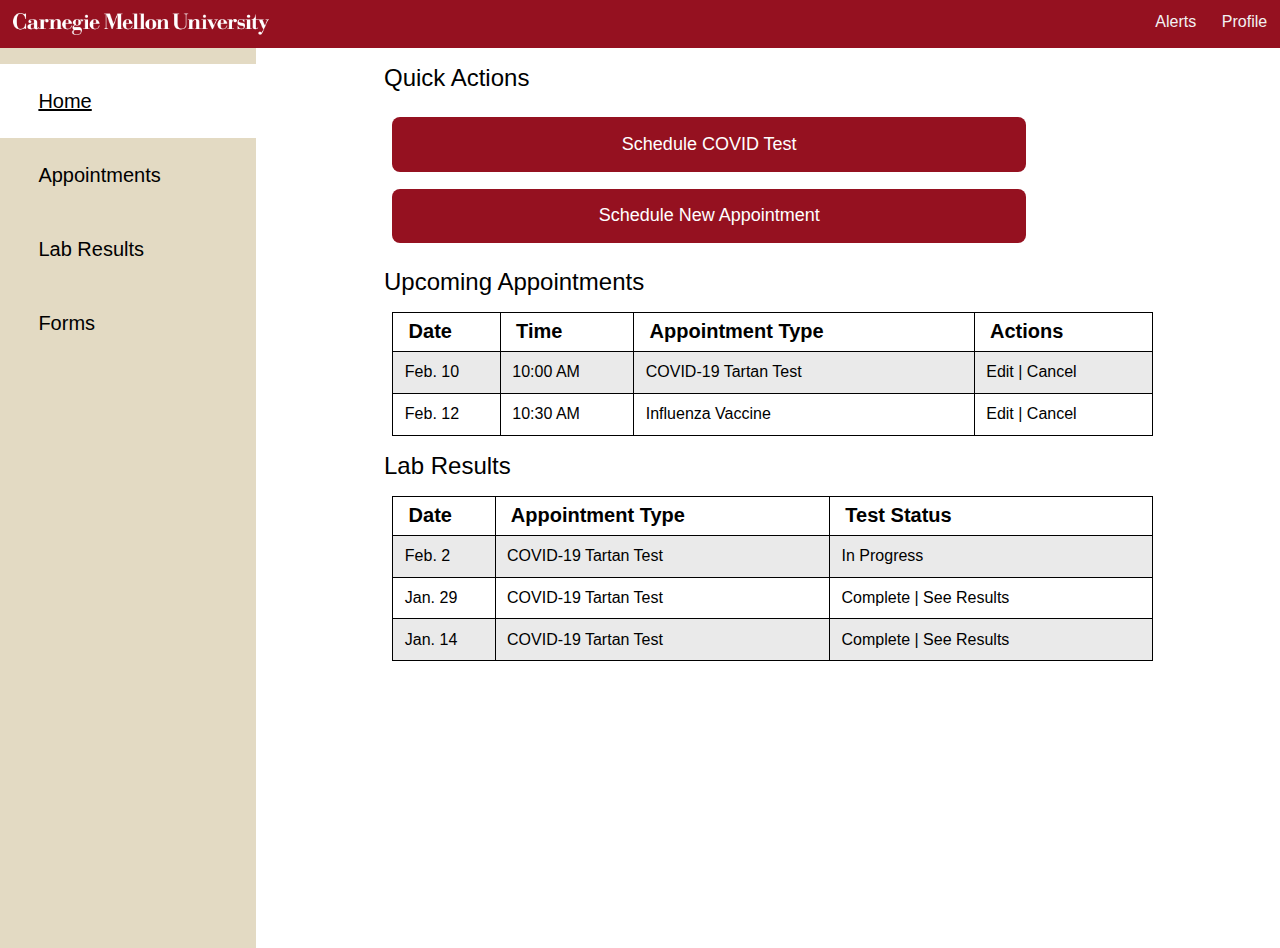
<file: index.html>
<!DOCTYPE html>
<html lang="en-us">
    <head>
        <!-- styles -->
        <link rel="stylesheet" type="text/css" href="style.css">
        <!-- fonts -->
        <link href='https://fonts.googleapis.com/css?family=OpenSans' rel='stylesheet'>
        <!-- title -->
        <title>CMU Health Services Home Page</title>
        <!-- encoding -->
        <meta charset="utf-8"/>
    </head>


    <body>
        <div id="topnav">
            <img src="logo.png" alt="CMU logo" id="logo">
                <a href="#profile">Profile</a>
                <a href="#alerts">Alerts</a>
        </div>


        <div id="sidenav">
            <ul id="links">
                <li class="h2" id="active"> Home</li>
                <li class="h2"><a href="#appointments">Appointments</a></li>
                <li class="h2"><a href="#labresults">Lab Results</a></li>
                <li class="h2"><a href="#forms">Forms</a></li>
            </ul>
        </div>


        <div id="content">
            <h1> Quick Actions </h1>
                <a class="buttonlink" href="productdetail.html">Schedule COVID Test</a>
                <br>
                <a class="buttonlink" href="productbrowsing.html"> Schedule New Appointment</a>

            <h1> Upcoming Appointments </h1>
                <table id="upcoming-appointments-tb">
                    <tr>
                        <th> Date </th>
                        <th> Time </th>
                        <th> Appointment Type </th>
                        <th> Actions </th>
                    </tr>
                    <tr>
                        <td> Feb. 10 </td>
                        <td> 10:00 AM </td>
                        <td> COVID-19 Tartan Test </td>
                        <td> <a href="#edit">Edit</a> | <a href="#cancel">Cancel</a> </td>
                    </tr>
                    <tr>
                        <td> Feb. 12 </td>
                        <td> 10:30 AM </td>
                        <td> Influenza Vaccine </td>
                        <td> <a href="#edit">Edit</a> | <a href="#cancel">Cancel</a> </td>
                    </tr>
                </table>

            <h1> Lab Results </h1>
                <table id="lab-results-tb">
                    <tr>
                        <th> Date </th>
                        <th> Appointment Type </th>
                        <th> Test Status </th>
                    </tr>
                    <tr>
                        <td> Feb. 2 </td>
                        <td> COVID-19 Tartan Test </td>
                        <td> In Progress </td>
                    </tr>
                    <tr>
                        <td> Jan. 29 </td>
                        <td> COVID-19 Tartan Test </td>
                        <td>  <a href="#seeresults">Complete | See Results</a> </td>
                    </tr>
                    <tr>
                        <td> Jan. 14 </td>
                        <td> COVID-19 Tartan Test </td>
                        <td> <a href="#seeresults">Complete | See Results</a> </td>
                    </tr>
                </table>
        </div>
    </body>
</html>
</file>
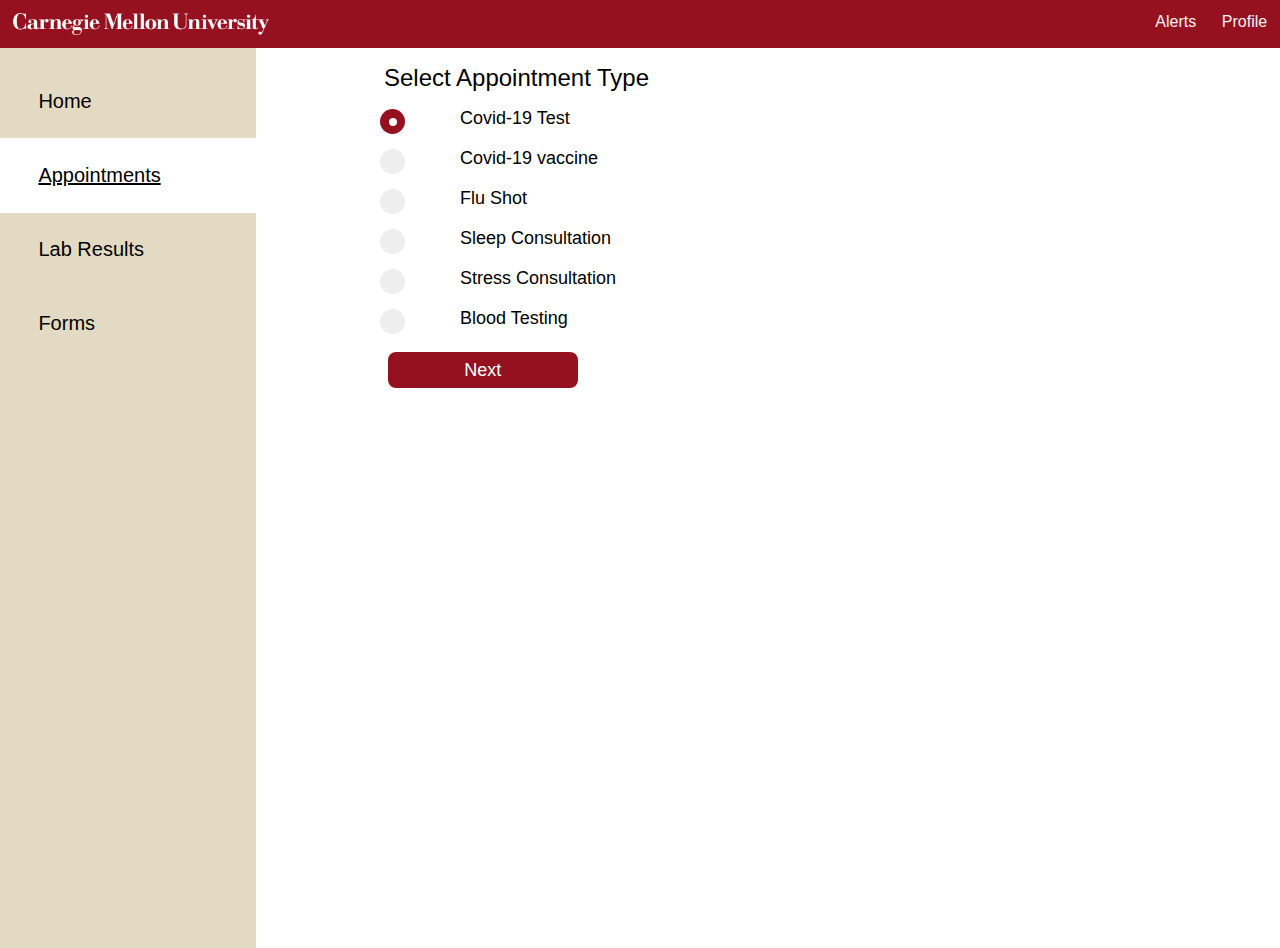
<file: productbrowsing.html>
<!DOCTYPE html>
<html lang="en-us">
    <head>
        <!-- styles -->
        <link rel="stylesheet" type="text/css" href="style.css">
        <!-- fonts -->
        <link href='https://fonts.googleapis.com/css?family=OpenSans' rel='stylesheet'>
        <!-- title -->
        <title>Schedule New Appointment</title>
        <!-- encoding -->
        <meta charset="utf-8"/>
    </head>


    <body>
        <div id="topnav">
            <img src="logo.png" alt="CMU logo" id="logo">
                <a href="#profile">Profile</a>
                <a href="#alerts">Alerts</a>
        </div>


        <div id="sidenav">
            <ul>
                <li class="h2"> <a href="index.html">Home</a></li>
                <li class="h2" id="active">Appointments </li>
                <li class="h2"><a href="#labresults">Lab Results</a></li>
                <li class="h2"><a href="#forms">Forms</a></li>
            </ul>
        </div>


        <div id="content">
            <div class="col1">
                <h1>Select Appointment Type</h1>
                <label class="container">Covid-19 Test
                  <input type="radio" checked="checked" name="radio">
                  <span class="checkmark"></span>
                </label>

                <label class="container">Covid-19 vaccine
                  <input type="radio" name="radio">
                  <span class="checkmark"></span>
                </label>

                <label class="container">Flu Shot
                  <input type="radio" name="radio">
                  <span class="checkmark"></span>
                </label>

                <label class="container">Sleep Consultation
                  <input type="radio" name="radio">
                  <span class="checkmark"></span>
                </label>

                <label class="container">Stress Consultation
                  <input type="radio" name="radio">
                  <span class="checkmark"></span>
                </label>

                <label class="container">Blood Testing
                  <input type="radio" name="radio">
                  <span class="checkmark"></span>
                </label>

                <a class="buttonlink" id="smallbutton" href="productdetail.html"> Next</a>
            </div>
        </div>
    </body>
</file>
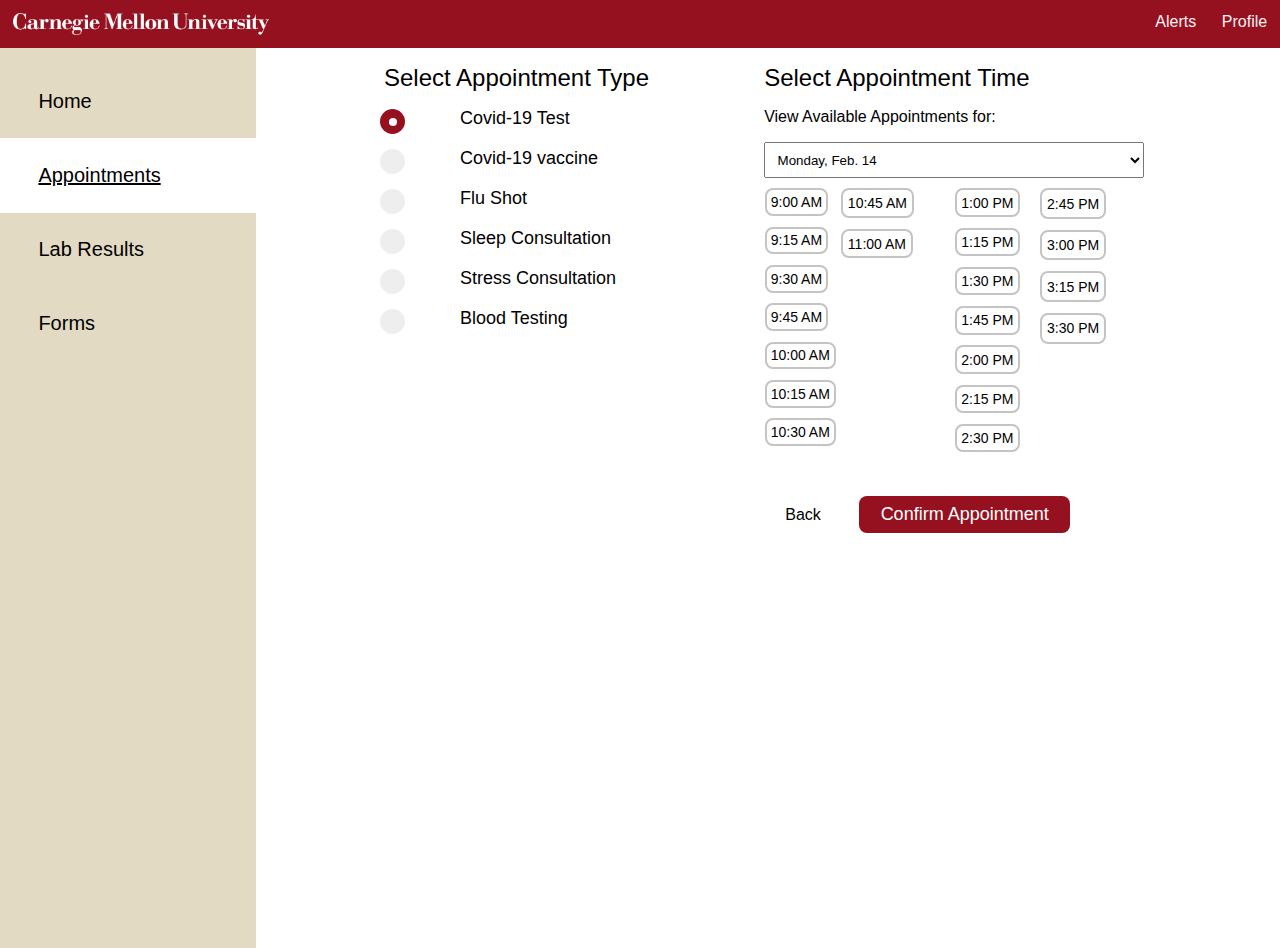
<file: productdetail.html>
<!DOCTYPE html>
<html lang="en-us">
    <head>
        <!-- styles -->
        <link rel="stylesheet" type="text/css" href="style.css">
        <!-- fonts -->
        <link href='https://fonts.googleapis.com/css?family=OpenSans' rel='stylesheet'>
        <!-- title -->
        <title>Schedule Appointment Time</title>
        <!-- encoding -->
        <meta charset="utf-8"/>
    </head>


    <body>
        <div id="topnav">
            <img src="logo.png" alt="CMU logo" id="logo">
                <a href="#profile">Profile</a>
                <a href="#alerts">Alerts</a>
        </div>


        <div id="sidenav">
            <ul>
                <li class="h2"> <a href="index.html">Home</a></li>
                <li class="h2" id="active">Appointments</li>
                <li class="h2"><a href="#labresults">Lab Results</a></li>
                <li class="h2"><a href="#forms">Forms</a></li>
            </ul>
        </div>


        <div id="content">
            <div class="col1">
                <h1>Select Appointment Type</h1>
                <label class="container">Covid-19 Test
                  <input type="radio" checked="checked" name="radio">
                  <span class="checkmark"></span>
                </label>

                <label class="container">Covid-19 vaccine
                  <input type="radio" name="radio">
                  <span class="checkmark"></span>
                </label>

                <label class="container">Flu Shot
                  <input type="radio" name="radio">
                  <span class="checkmark"></span>
                </label>

                <label class="container">Sleep Consultation
                  <input type="radio" name="radio">
                  <span class="checkmark"></span>
                </label>

                <label class="container">Stress Consultation
                  <input type="radio" name="radio">
                  <span class="checkmark"></span>
                </label>

                <label class="container">Blood Testing
                  <input type="radio" name="radio">
                  <span class="checkmark"></span>
                </label>
            </div>


            <div class="col2">
                <h1>Select Appointment Time</h1>
                    <p> View Available Appointments for: </p>
                        <select>
                          <option>Monday, Feb. 14</option>
                          <option>Tuesday, Feb. 15</option>
                          <option>Wednesday, Feb. 16 </option>
                          <option>Thursday, Feb. 17 </option>
                          <option>Friday, Feb. 18</option>
                      </select>
                <div class="col1">
                    <div class="col3">
                        <button class="time"> 9:00 AM </button>
                        <button class="time"> 9:15 AM </button>
                        <button class="time"> 9:30 AM</button>
                        <button class="time"> 9:45 AM </button>
                        <button class="time"> 10:00 AM </button>
                        <button class="time"> 10:15 AM </button>
                        <button class="time"> 10:30 AM </button>
                    </div>
                    <div class="col2">
                        <button class="time"> 10:45 AM </button>
                        <button class="time"> 11:00 AM </button>
                    </div>
                </div>


               <div class="col2">
                    <div class="col3">
                        <button class="time"> 1:00 PM </button>
                        <button class="time"> 1:15 PM </button>
                        <button class="time"> 1:30 PM</button>
                        <button class="time"> 1:45 PM </button>
                        <button class="time"> 2:00 PM </button>
                        <button class="time"> 2:15 PM </button>
                        <button class="time"> 2:30 PM </button>
                    </div>
                    <div class="col2">
                        <button class="time"> 2:45 PM </button>
                        <button class="time"> 3:00 PM </button>
                        <button class="time"> 3:15 PM </button>
                        <button class="time"> 3:30 PM </button>
                    </div>
                </div>


                <div>
                    <a class ="back" href="productbrowsing.html">Back</a>
                    <button id="confirm-button"> Confirm Appointment </button>
                </div>
            </div>
        </div>
    </body>
</file>
<file: style.css>
/*********** ENTIRE WEBSITE ************/
body {
  margin: 0;
  font-family: 'Open Sans', Helvetica, sans-serif;
}

/*********** TOP NAV ************/
#topnav {
  overflow: hidden;
  background-color: #951120;
  clear: both;
}

#topnav a {
  color: #f2f2f2;
  text-align: center;
  padding: 1%;
  font-size: 16px;
  float:  right;
}

#logo {
  display: block;
  padding: 1%;
  width: 20%;
  float:  left;
}

/*********** SIDE NAV ************/
#sidenav {
  height: 100vh;
  width: 20%;
  background-color: #e3dac3;
  float: left;
}

#links {
  list-style: none;
}

.h2{
  font-size: 20px;
  font-weight: normal;
}

#active{
  background-color: #FFF;
  text-decoration: underline;
}

ul{
  padding: 0%;
}

li{
  padding: 10% 10% 10% 15%;
}

a{
  text-decoration: none;
  color:  #000;
}

a:hover{
  text-decoration:  underline;
}


/*********** HOME PAGE CONTENT************/
#content {
  float: left;
  text-align: left;
  margin-left: 10%;
  width: 66%;
}

.buttonlink{
  color: white;
  background-color: #951120;
  border:  none;
  color:  white;
  padding-top: 2%;
  padding-bottom:  2%;
  text-align:  center;
  text-decoration: none;
  display:  inline-block;
  font-size:  18px;
  border-radius: 8px;
  width:  75%;
  margin: 1%;
}

h1{
  font-size: 24px;
  font-weight: normal;
}


table {
  margin:  1%;
  text-align: left;
}

#upcoming-appointments-tb, #lab-results-tb{
border:  1px solid #000;
padding: 2%;
border-collapse:  collapse;
width:  90%;
}

#upcoming-appointments-tb td, #upcoming-appointments-tb th,#lab-results-tb td, #lab-results-tb th{
  border:  1px solid #000;
  padding:  1.5%;
}

#upcoming-appointments-tb th, #lab-results-tb th {
  padding: 1% 5% 1% 2%;
  text-align: left;
  background-color: #FFF;
  color: black;
  font-weight: bold;
  font-size: 20px;
}

#upcoming-appointments-tb tr:nth-child(even), #lab-results-tb tr:nth-child(even) {
  background-color: #EAEAEA;
}


/*********** PRODUCT PAGE CONTENT************/

.container {
  display: block;
  position: relative;
  margin-left: 20%;
  margin-bottom: 5%;
  cursor: pointer;
  font-size: 18px;
  width: 50%;
}

.container input {
  position: absolute;
  opacity: 0;
  cursor: pointer;
}

.checkmark {
  position: absolute;
  top: 1%;
  left: -42%;
  height: 25px;
  width: 25px;
  background-color: #eee;
  border-radius: 50%;
}

.container input:checked ~ .checkmark {
  background-color: #951120;
}

.checkmark:after {
  content: "";
  position: absolute;
  display: none;
}

.container input:checked ~ .checkmark:after {
  display: block;
}

.container .checkmark:after {
  top: 9px;
  left: 9px;
  width: 8px;
  height: 8px;
  border-radius: 50%;
  background: white;
}

#smallbutton{
  width: 50%;
  margin-top: 1%;
}

.col1 {
  float:  left;
  width:  45%;
}

.col2 {
  float:  left;
  width:  50%;
}


/*********** DETAIL PAGE CONTENT************/
select{
  padding: 2% 5% 2% 2%;
  width:  90%;
}

button {
  background-color: #951120;
  border:  none;
  color:  white;
  padding-top: 2%;
  padding-bottom:  2%;
  text-align:  center;
  text-decoration: none;
  display:  inline-block;
  font-size:  18px;
  border-radius: 8px;
  width:  75%;
  margin: 1%;
}

.time{
  background-color: #FFF;
  color: black;
  border: 2px solid #C4C4C4;
  margin-top: 10px;
  width:  auto;
  padding: 5%;
  font-size: 14px;
  padding: 5% 5% 5% 5%;
}

.col3{
  float:  left;
  width: 40%;
}

#confirm-button{
  margin-top:  10%;
  margin-left: 8%;
  width: 50%;
}

.back{
  margin-left: 5%;
}
</file>
